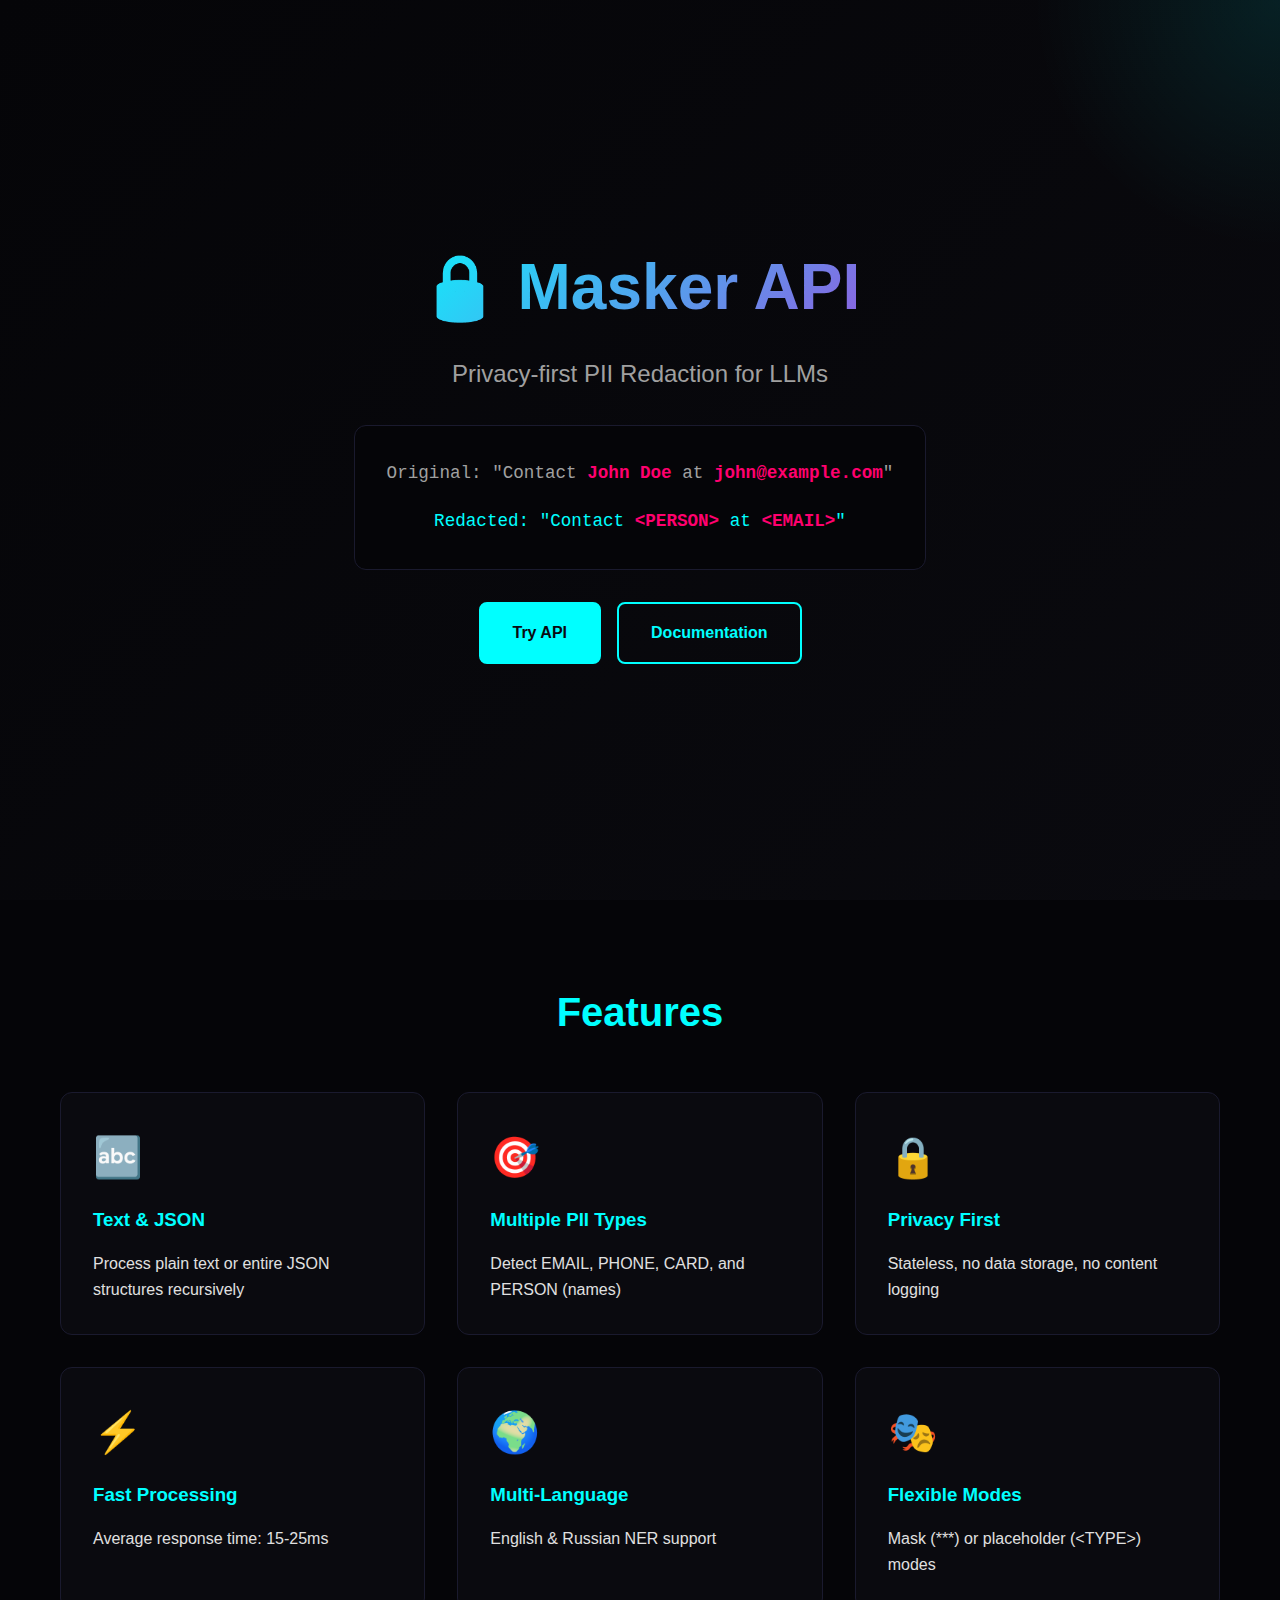
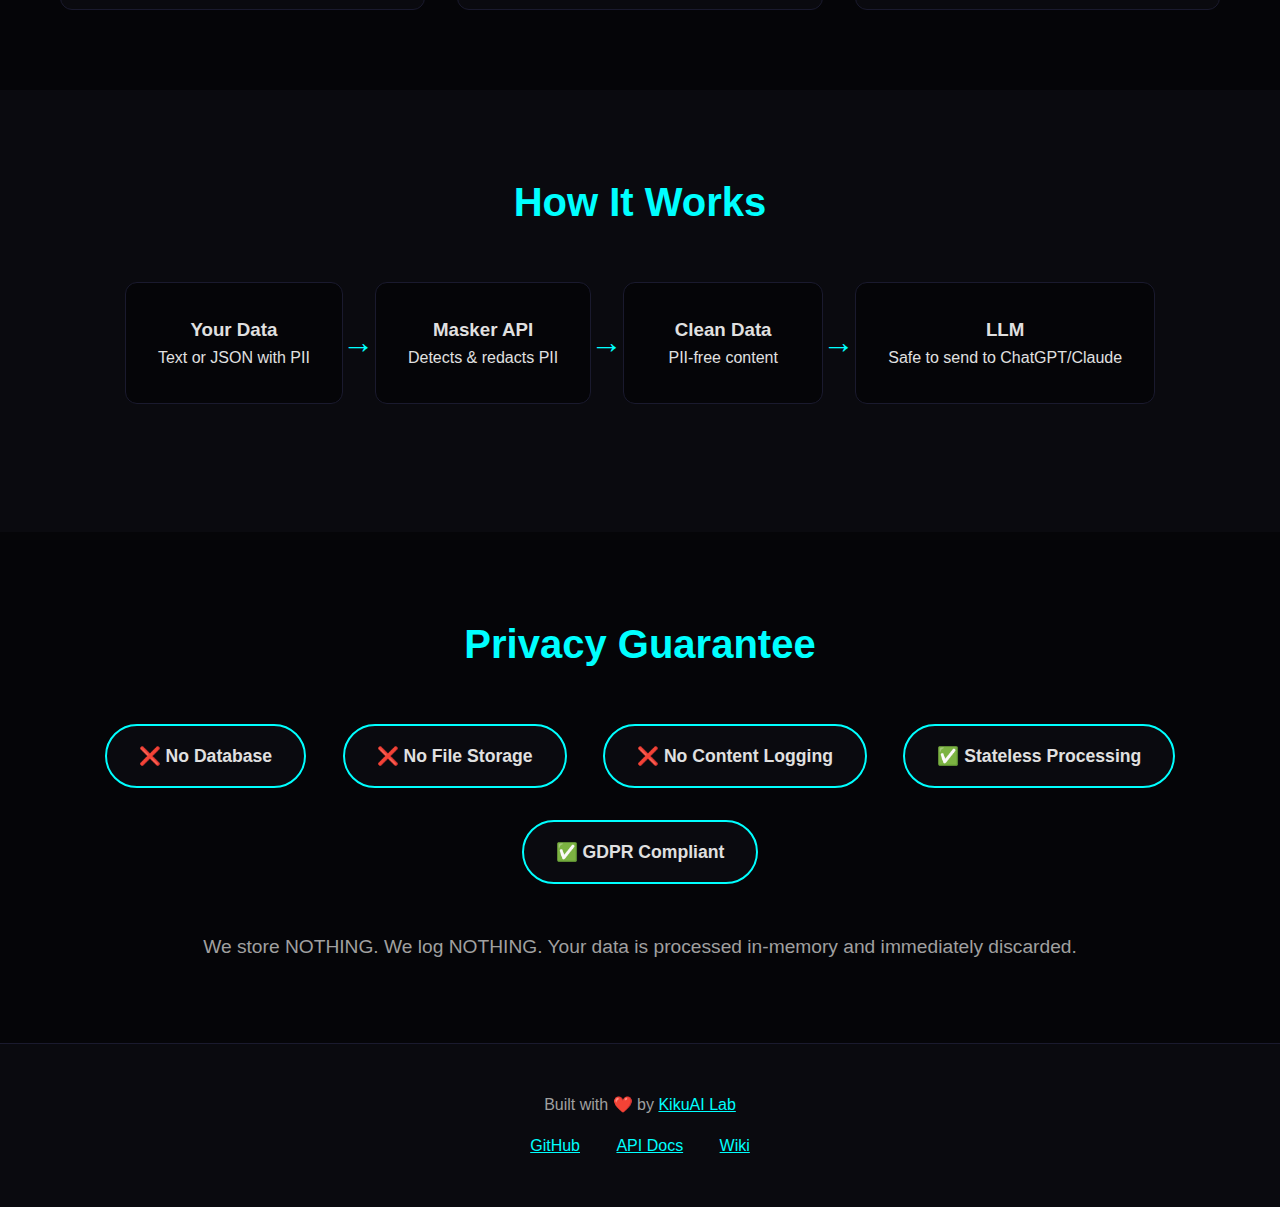
<file: docs/index.html>
<!DOCTYPE html>
<html lang="en">
<head>
    <meta charset="UTF-8">
    <meta name="viewport" content="width=device-width, initial-scale=1.0">
    <meta name="description" content="Masker API - Privacy-first PII redaction for LLMs. Remove personal information from text and JSON before sending to ChatGPT, Claude, or any LLM.">
    <meta name="keywords" content="PII redaction, privacy API, data anonymization, LLM safety, ChatGPT privacy, Claude privacy, text anonymization, JSON redaction">
    <title>Masker API - PII Redaction for LLMs</title>
    <style>
        * {
            margin: 0;
            padding: 0;
            box-sizing: border-box;
        }
        
        :root {
            --bg-dark: #0a0a0f;
            --bg-darker: #050508;
            --accent-cyan: #00ffff;
            --accent-purple: #9d4edd;
            --accent-pink: #ff006e;
            --text-primary: #e0e0e0;
            --text-secondary: #a0a0a0;
            --border-color: #1a1a2e;
        }
        
        body {
            font-family: 'Inter', -apple-system, BlinkMacSystemFont, 'Segoe UI', sans-serif;
            background: var(--bg-dark);
            color: var(--text-primary);
            line-height: 1.6;
            overflow-x: hidden;
        }
        
        .container {
            max-width: 1200px;
            margin: 0 auto;
            padding: 0 20px;
        }
        
        /* Hero Section */
        .hero {
            min-height: 100vh;
            display: flex;
            align-items: center;
            justify-content: center;
            position: relative;
            background: linear-gradient(135deg, var(--bg-darker) 0%, var(--bg-dark) 100%);
            overflow: hidden;
        }
        
        .hero::before {
            content: '';
            position: absolute;
            width: 500px;
            height: 500px;
            background: radial-gradient(circle, var(--accent-cyan) 0%, transparent 70%);
            opacity: 0.1;
            top: -250px;
            right: -250px;
            animation: pulse 4s ease-in-out infinite;
        }
        
        @keyframes pulse {
            0%, 100% { transform: scale(1); opacity: 0.1; }
            50% { transform: scale(1.1); opacity: 0.15; }
        }
        
        .hero-content {
            text-align: center;
            z-index: 1;
            position: relative;
        }
        
        .hero h1 {
            font-size: 4rem;
            font-weight: 800;
            margin-bottom: 1rem;
            background: linear-gradient(135deg, var(--accent-cyan), var(--accent-purple));
            -webkit-background-clip: text;
            -webkit-text-fill-color: transparent;
            background-clip: text;
            animation: fadeInUp 0.8s ease-out;
        }
        
        .hero .subtitle {
            font-size: 1.5rem;
            color: var(--text-secondary);
            margin-bottom: 2rem;
            animation: fadeInUp 0.8s ease-out 0.2s both;
        }
        
        .demo-box {
            background: var(--bg-darker);
            border: 1px solid var(--border-color);
            border-radius: 12px;
            padding: 2rem;
            margin: 2rem 0;
            max-width: 800px;
            margin-left: auto;
            margin-right: auto;
            animation: fadeInUp 0.8s ease-out 0.4s both;
        }
        
        .demo-text {
            font-family: 'Monaco', 'Courier New', monospace;
            font-size: 1.1rem;
            line-height: 1.8;
            position: relative;
        }
        
        .demo-text .original {
            color: var(--text-secondary);
            margin-bottom: 1rem;
        }
        
        .demo-text .redacted {
            color: var(--accent-cyan);
        }
        
        .demo-text .pii {
            color: var(--accent-pink);
            font-weight: bold;
            animation: highlight 2s ease-in-out infinite;
        }
        
        @keyframes highlight {
            0%, 100% { opacity: 1; }
            50% { opacity: 0.6; }
        }
        
        @keyframes fadeInUp {
            from {
                opacity: 0;
                transform: translateY(30px);
            }
            to {
                opacity: 1;
                transform: translateY(0);
            }
        }
        
        .cta-buttons {
            display: flex;
            gap: 1rem;
            justify-content: center;
            margin-top: 2rem;
            flex-wrap: wrap;
        }
        
        .btn {
            padding: 1rem 2rem;
            border: 2px solid var(--accent-cyan);
            background: transparent;
            color: var(--accent-cyan);
            text-decoration: none;
            border-radius: 8px;
            font-weight: 600;
            transition: all 0.3s ease;
            display: inline-block;
        }
        
        .btn:hover {
            background: var(--accent-cyan);
            color: var(--bg-dark);
            transform: translateY(-2px);
            box-shadow: 0 10px 30px rgba(0, 255, 255, 0.3);
        }
        
        .btn-primary {
            background: var(--accent-cyan);
            color: var(--bg-dark);
        }
        
        .btn-primary:hover {
            background: var(--accent-purple);
            border-color: var(--accent-purple);
        }
        
        /* Features Section */
        .features {
            padding: 5rem 0;
            background: var(--bg-darker);
        }
        
        .features-grid {
            display: grid;
            grid-template-columns: repeat(auto-fit, minmax(300px, 1fr));
            gap: 2rem;
            margin-top: 3rem;
        }
        
        .feature-card {
            background: var(--bg-dark);
            border: 1px solid var(--border-color);
            border-radius: 12px;
            padding: 2rem;
            transition: all 0.3s ease;
        }
        
        .feature-card:hover {
            border-color: var(--accent-cyan);
            transform: translateY(-5px);
            box-shadow: 0 10px 30px rgba(0, 255, 255, 0.1);
        }
        
        .feature-icon {
            font-size: 2.5rem;
            margin-bottom: 1rem;
        }
        
        .feature-card h3 {
            color: var(--accent-cyan);
            margin-bottom: 1rem;
        }
        
        /* Flow Diagram */
        .flow {
            padding: 5rem 0;
            text-align: center;
        }
        
        .flow-diagram {
            display: flex;
            justify-content: center;
            align-items: center;
            gap: 2rem;
            margin: 3rem 0;
            flex-wrap: wrap;
        }
        
        .flow-step {
            background: var(--bg-darker);
            border: 1px solid var(--border-color);
            border-radius: 12px;
            padding: 2rem;
            min-width: 200px;
            position: relative;
        }
        
        .flow-step::after {
            content: '→';
            position: absolute;
            right: -2rem;
            top: 50%;
            transform: translateY(-50%);
            font-size: 2rem;
            color: var(--accent-cyan);
        }
        
        .flow-step:last-child::after {
            display: none;
        }
        
        /* Privacy Section */
        .privacy {
            padding: 5rem 0;
            background: var(--bg-darker);
            text-align: center;
        }
        
        .privacy-badge {
            display: inline-block;
            background: var(--bg-dark);
            border: 2px solid var(--accent-cyan);
            border-radius: 50px;
            padding: 1rem 2rem;
            margin: 1rem;
            font-size: 1.1rem;
            font-weight: 600;
        }
        
        /* Footer */
        footer {
            padding: 3rem 0;
            text-align: center;
            border-top: 1px solid var(--border-color);
            color: var(--text-secondary);
        }
        
        @media (max-width: 768px) {
            .hero h1 {
                font-size: 2.5rem;
            }
            
            .flow-diagram {
                flex-direction: column;
            }
            
            .flow-step::after {
                content: '↓';
                right: auto;
                bottom: -2rem;
                top: auto;
                transform: translateX(-50%);
                left: 50%;
            }
        }
    </style>
</head>
<body>
    <div class="hero">
        <div class="hero-content">
            <h1>🔒 Masker API</h1>
            <p class="subtitle">Privacy-first PII Redaction for LLMs</p>
            
            <div class="demo-box">
                <div class="demo-text">
                    <div class="original">
                        Original: "Contact <span class="pii">John Doe</span> at <span class="pii">john@example.com</span>"
                    </div>
                    <div class="redacted">
                        Redacted: "Contact <span class="pii">&lt;PERSON&gt;</span> at <span class="pii">&lt;EMAIL&gt;</span>"
                    </div>
                </div>
            </div>
            
            <div class="cta-buttons">
                <a href="https://masker.kikuai.dev/docs" class="btn btn-primary">Try API</a>
                <a href="https://github.com/KikuAI-Lab/masker/wiki" class="btn">Documentation</a>
            </div>
        </div>
    </div>
    
    <section class="features">
        <div class="container">
            <h2 style="text-align: center; font-size: 2.5rem; margin-bottom: 1rem; color: var(--accent-cyan);">Features</h2>
            <div class="features-grid">
                <div class="feature-card">
                    <div class="feature-icon">🔤</div>
                    <h3>Text & JSON</h3>
                    <p>Process plain text or entire JSON structures recursively</p>
                </div>
                <div class="feature-card">
                    <div class="feature-icon">🎯</div>
                    <h3>Multiple PII Types</h3>
                    <p>Detect EMAIL, PHONE, CARD, and PERSON (names)</p>
                </div>
                <div class="feature-card">
                    <div class="feature-icon">🔒</div>
                    <h3>Privacy First</h3>
                    <p>Stateless, no data storage, no content logging</p>
                </div>
                <div class="feature-card">
                    <div class="feature-icon">⚡</div>
                    <h3>Fast Processing</h3>
                    <p>Average response time: 15-25ms</p>
                </div>
                <div class="feature-card">
                    <div class="feature-icon">🌍</div>
                    <h3>Multi-Language</h3>
                    <p>English & Russian NER support</p>
                </div>
                <div class="feature-card">
                    <div class="feature-icon">🎭</div>
                    <h3>Flexible Modes</h3>
                    <p>Mask (***) or placeholder (&lt;TYPE&gt;) modes</p>
                </div>
            </div>
        </div>
    </section>
    
    <section class="flow">
        <div class="container">
            <h2 style="font-size: 2.5rem; margin-bottom: 1rem; color: var(--accent-cyan);">How It Works</h2>
            <div class="flow-diagram">
                <div class="flow-step">
                    <h3>Your Data</h3>
                    <p>Text or JSON with PII</p>
                </div>
                <div class="flow-step">
                    <h3>Masker API</h3>
                    <p>Detects & redacts PII</p>
                </div>
                <div class="flow-step">
                    <h3>Clean Data</h3>
                    <p>PII-free content</p>
                </div>
                <div class="flow-step">
                    <h3>LLM</h3>
                    <p>Safe to send to ChatGPT/Claude</p>
                </div>
            </div>
        </div>
    </section>
    
    <section class="privacy">
        <div class="container">
            <h2 style="font-size: 2.5rem; margin-bottom: 2rem; color: var(--accent-cyan);">Privacy Guarantee</h2>
            <div class="privacy-badge">❌ No Database</div>
            <div class="privacy-badge">❌ No File Storage</div>
            <div class="privacy-badge">❌ No Content Logging</div>
            <div class="privacy-badge">✅ Stateless Processing</div>
            <div class="privacy-badge">✅ GDPR Compliant</div>
            <p style="margin-top: 2rem; font-size: 1.2rem; color: var(--text-secondary);">
                We store NOTHING. We log NOTHING. Your data is processed in-memory and immediately discarded.
            </p>
        </div>
    </section>
    
    <footer>
        <div class="container">
            <p>Built with ❤️ by <a href="https://kikuai.dev" style="color: var(--accent-cyan);">KikuAI Lab</a></p>
            <p style="margin-top: 1rem;">
                <a href="https://github.com/KikuAI-Lab/masker" style="color: var(--accent-cyan); margin: 0 1rem;">GitHub</a>
                <a href="https://masker.kikuai.dev/docs" style="color: var(--accent-cyan); margin: 0 1rem;">API Docs</a>
                <a href="https://github.com/KikuAI-Lab/masker/wiki" style="color: var(--accent-cyan); margin: 0 1rem;">Wiki</a>
            </p>
        </div>
    </footer>
</body>
</html>
</file>
